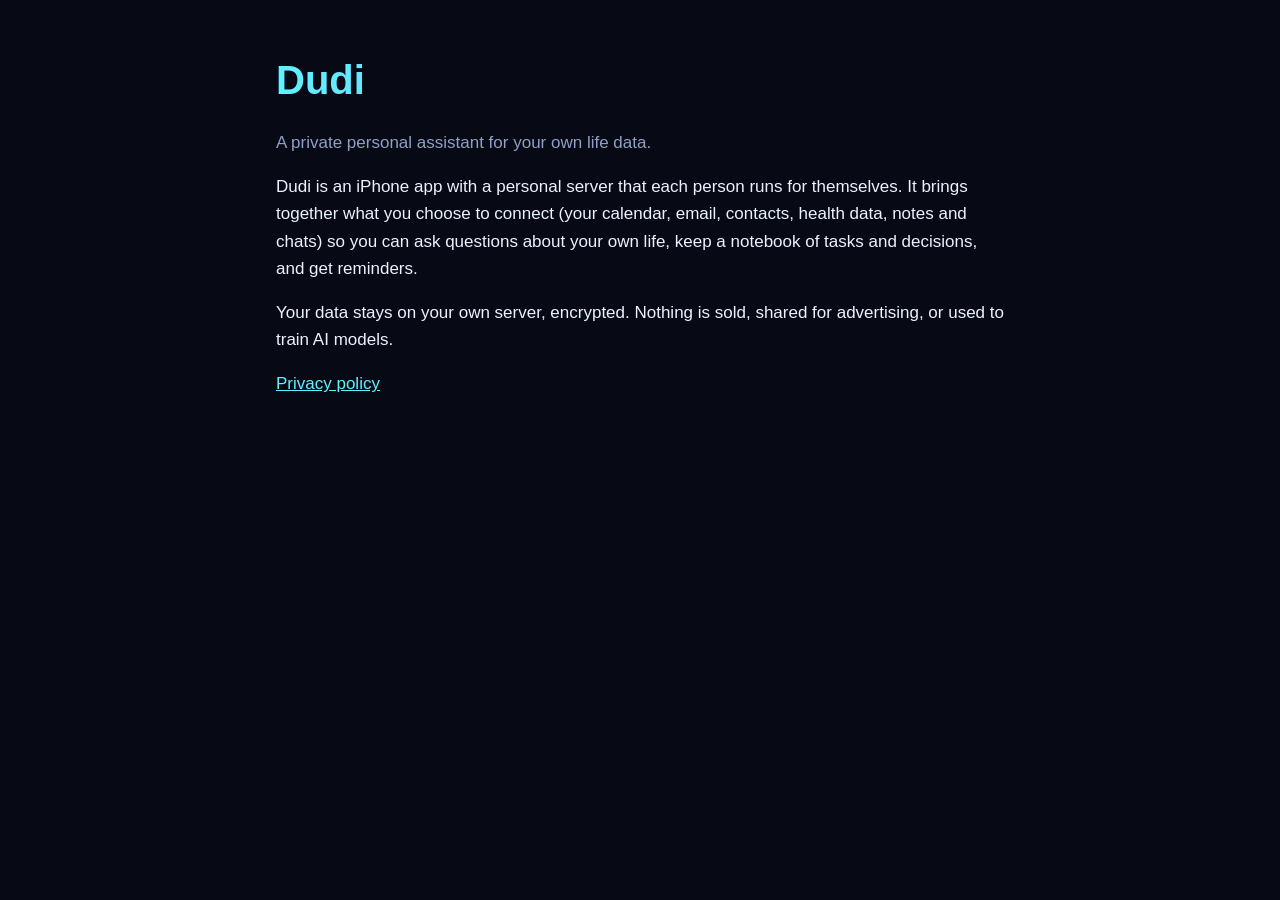
<file: index.html>
<!doctype html>
<html lang="en"><head><meta charset="utf-8"><meta name="viewport" content="width=device-width, initial-scale=1">
<title>Dudi</title><link rel="stylesheet" href="style.css"></head>
<body><main>
<h1>Dudi</h1>
<p class="muted">A private personal assistant for your own life data.</p>
<p>Dudi is an iPhone app with a personal server that each person runs for themselves. It brings together what you choose to connect (your calendar, email, contacts, health data, notes and chats) so you can ask questions about your own life, keep a notebook of tasks and decisions, and get reminders.</p>
<p>Your data stays on your own server, encrypted. Nothing is sold, shared for advertising, or used to train AI models.</p>
<nav><a href="privacy.html">Privacy policy</a></nav>
</main></body></html>
</file>
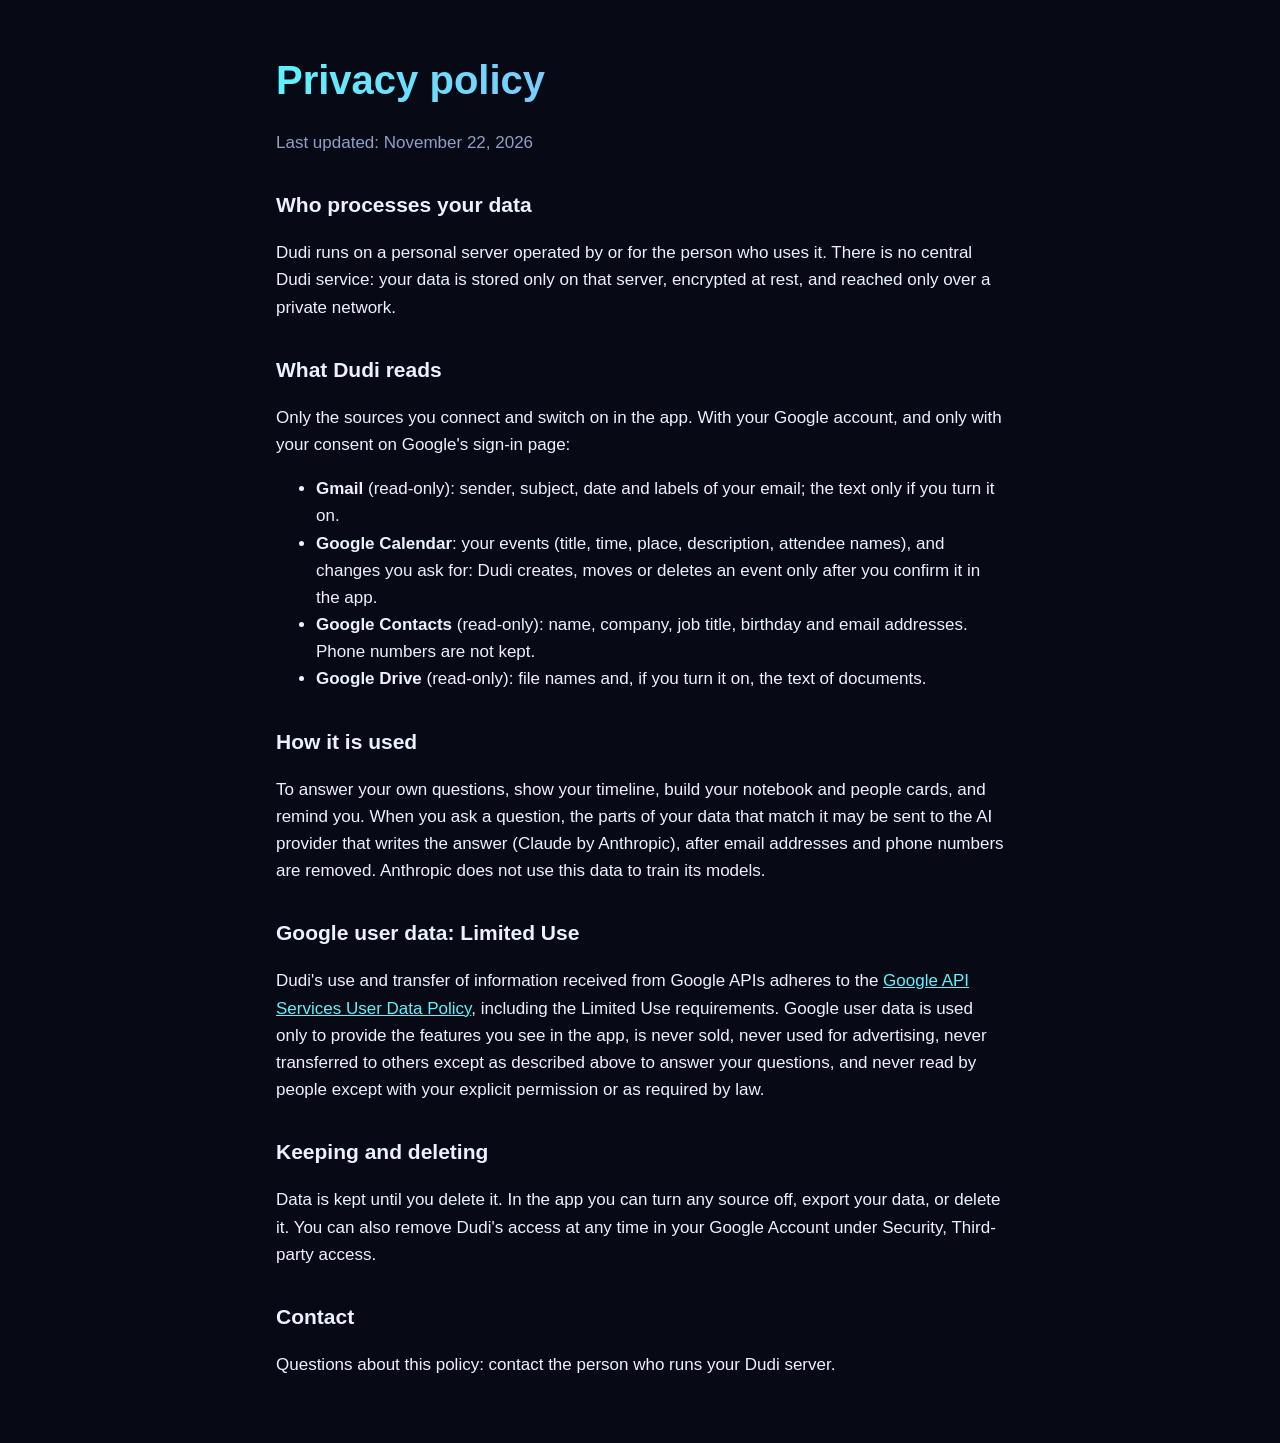
<file: privacy.html>
<!doctype html>
<html lang="en"><head><meta charset="utf-8"><meta name="viewport" content="width=device-width, initial-scale=1">
<title>Dudi Privacy</title><link rel="stylesheet" href="style.css"></head>
<body><main>
<h1>Privacy policy</h1>
<p class="muted">Last updated: November 22, 2026</p>

<h2>Who processes your data</h2>
<p>Dudi runs on a personal server operated by or for the person who uses it. There is no central Dudi service: your data is stored only on that server, encrypted at rest, and reached only over a private network.</p>

<h2>What Dudi reads</h2>
<p>Only the sources you connect and switch on in the app. With your Google account, and only with your consent on Google's sign-in page:</p>
<ul>
<li><b>Gmail</b> (read-only): sender, subject, date and labels of your email; the text only if you turn it on.</li>
<li><b>Google Calendar</b>: your events (title, time, place, description, attendee names), and changes you ask for: Dudi creates, moves or deletes an event only after you confirm it in the app.</li>
<li><b>Google Contacts</b> (read-only): name, company, job title, birthday and email addresses. Phone numbers are not kept.</li>
<li><b>Google Drive</b> (read-only): file names and, if you turn it on, the text of documents.</li>
</ul>

<h2>How it is used</h2>
<p>To answer your own questions, show your timeline, build your notebook and people cards, and remind you. When you ask a question, the parts of your data that match it may be sent to the AI provider that writes the answer (Claude by Anthropic), after email addresses and phone numbers are removed. Anthropic does not use this data to train its models.</p>

<h2>Google user data: Limited Use</h2>
<p>Dudi's use and transfer of information received from Google APIs adheres to the <a href="https://developers.google.com/terms/api-services-user-data-policy">Google API Services User Data Policy</a>, including the Limited Use requirements. Google user data is used only to provide the features you see in the app, is never sold, never used for advertising, never transferred to others except as described above to answer your questions, and never read by people except with your explicit permission or as required by law.</p>

<h2>Keeping and deleting</h2>
<p>Data is kept until you delete it. In the app you can turn any source off, export your data, or delete it. You can also remove Dudi's access at any time in your Google Account under Security, Third-party access.</p>

<h2>Contact</h2>
<p>Questions about this policy: contact the person who runs your Dudi server.</p>
</main></body></html>
</file>
<file: style.css>
:root{--bg:#070A14;--fg:#EAF2FF;--muted:#8EA0C4;--cyan:#5EF2FF;--violet:#A78BFA}
*{box-sizing:border-box}body{margin:0;background:var(--bg);color:var(--fg);font:17px/1.6 -apple-system,BlinkMacSystemFont,"Segoe UI",Roboto,sans-serif}
main{max-width:760px;margin:0 auto;padding:48px 16px}
h1{font-size:40px;margin:0 0 8px;background:linear-gradient(90deg,var(--cyan),var(--violet));-webkit-background-clip:text;background-clip:text;color:transparent}
h2{font-size:21px;margin-top:32px}a{color:var(--cyan)}p,li{color:var(--fg)}.muted{color:var(--muted)}
nav a{margin-inline-end:16px}
</file>
